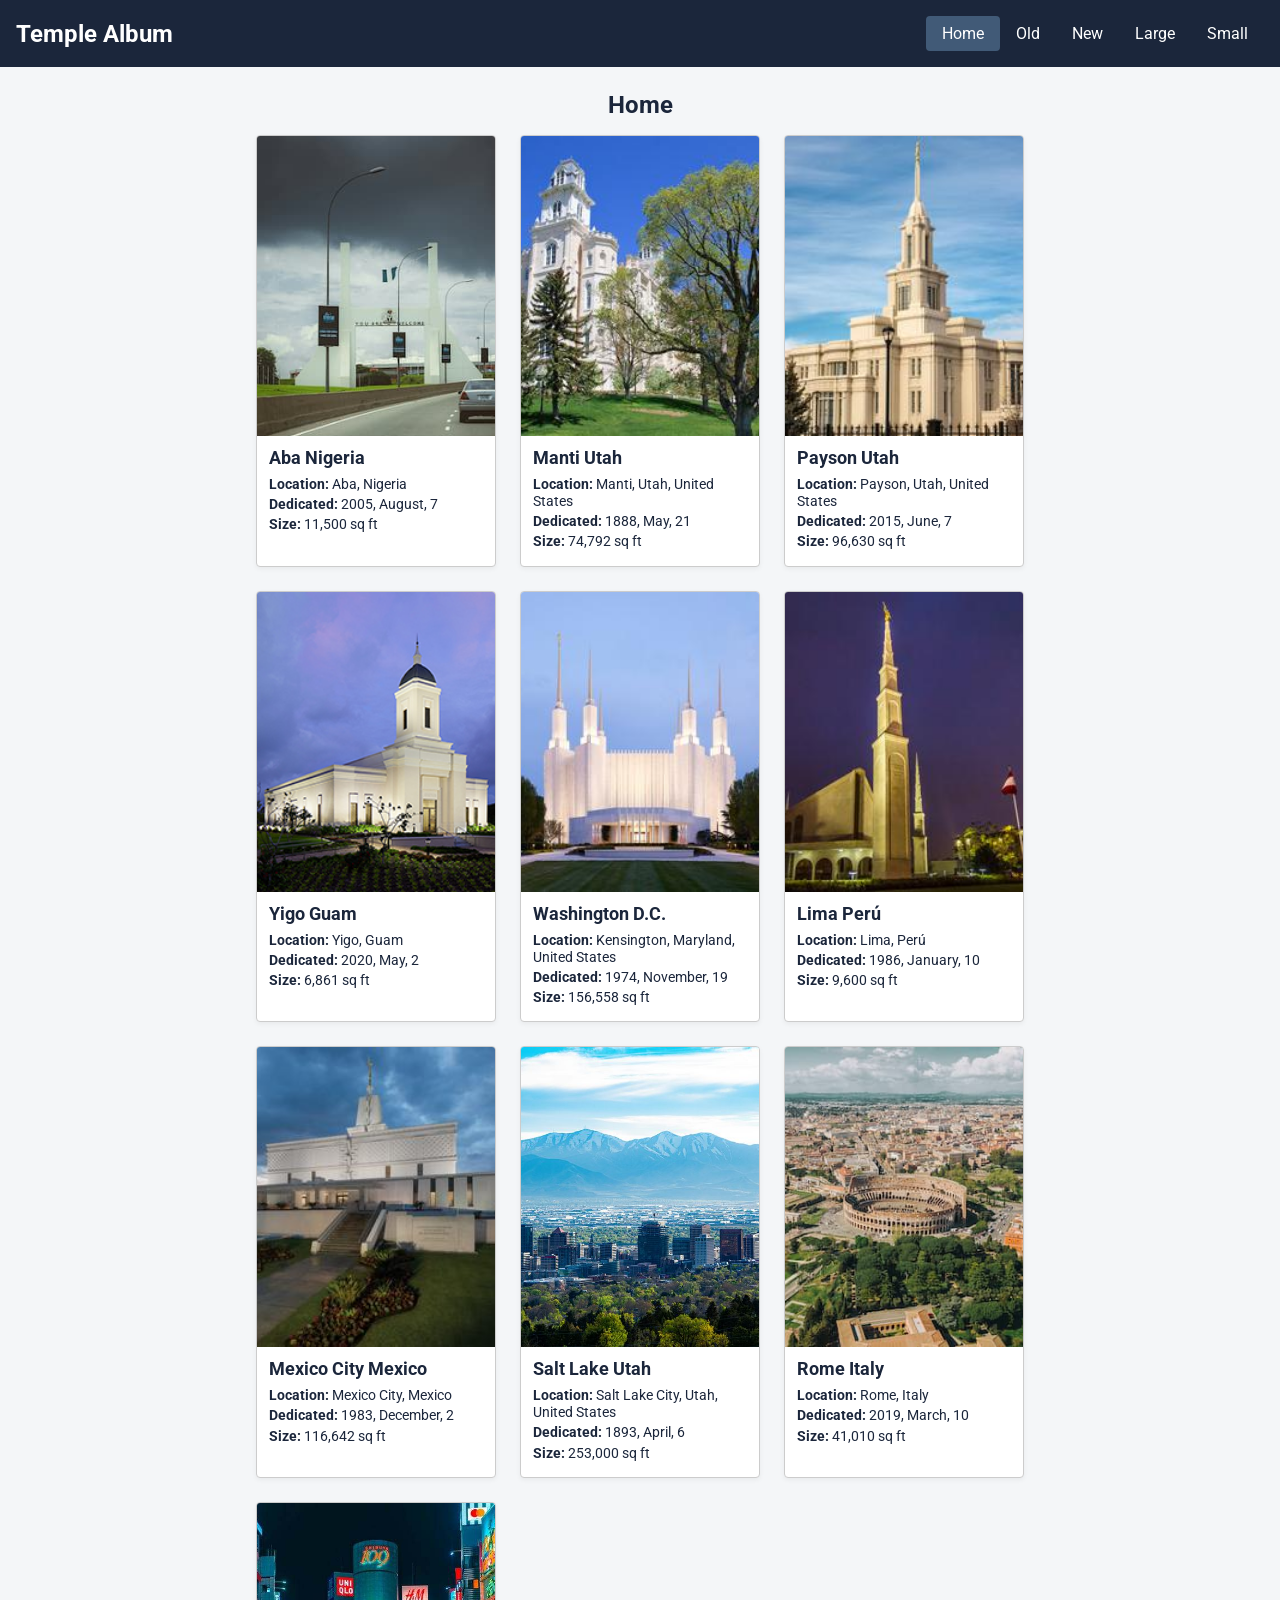
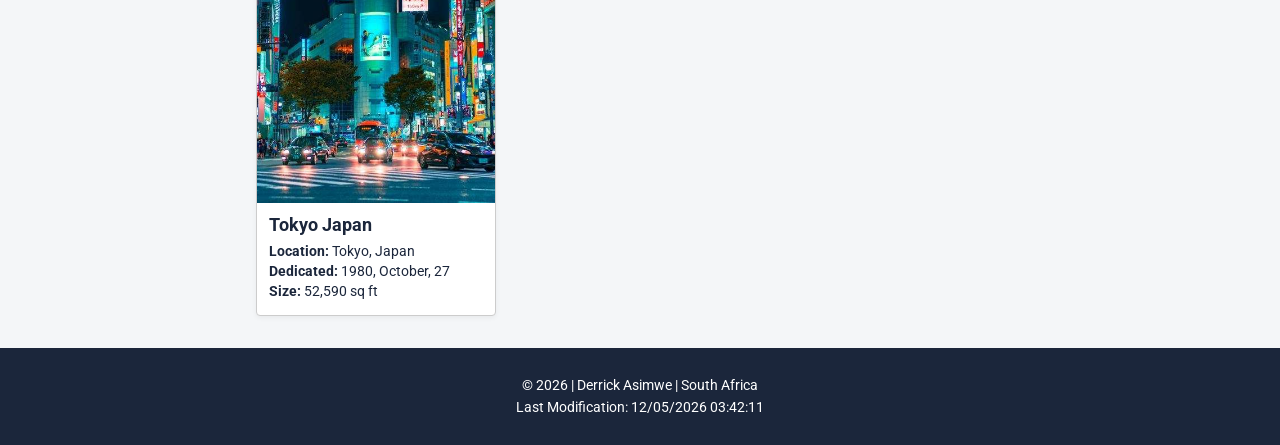
<file: filtered-temples.html>
<!DOCTYPE html>
<html lang="en">
<head>
    <meta charset="UTF-8">
    <meta name="viewport" content="width=device-width, initial-scale=1.0">
    <title>Filtered Temple Album – WDD 131 – Derrick Asimwe</title>
    <meta name="description" content="Filtered temple album for WDD 131 with Old, New, Large, and Small views of temples from around the world.">
    <meta name="author" content="Derrick Asimwe">
    
    <!-- Google Fonts -->
    <link rel="preconnect" href="https://fonts.googleapis.com">
    <link rel="preconnect" href="https://fonts.gstatic.com" crossorigin>
    <link href="https://fonts.googleapis.com/css2?family=Roboto:wght@300;400;700&display=swap" rel="stylesheet">
    
    <!-- Required CSS Files -->
    <link rel="stylesheet" href="styles/filtered-temples.css">
    <link rel="stylesheet" href="styles/filtered-temples-large.css">
    
    <!-- Required JS File -->
    <script src="scripts/filtered-temples.js" defer></script>
</head>
<body>
    <header>
        <h1>Temple Album</h1>
        <button id="menu" type="button" aria-label="Toggle navigation menu" aria-expanded="false" aria-controls="site-nav"></button>
        <nav id="site-nav" aria-label="Main navigation">
            <ul class="navigation">
                <li><a href="#" id="home" class="active">Home</a></li>
                <li><a href="#" id="old">Old</a></li>
                <li><a href="#" id="new">New</a></li>
                <li><a href="#" id="large">Large</a></li>
                <li><a href="#" id="small">Small</a></li>
            </ul>
        </nav>
    </header>

    <main>
        <h2 id="page-title">Home</h2>
        <div class="container" id="temples"></div>
    </main>

    <footer>
        <p>&copy; <span id="currentyear"></span> | Derrick Asimwe | South Africa</p>
        <p id="lastModified"></p>
    </footer>
</body>
</html>
</file>
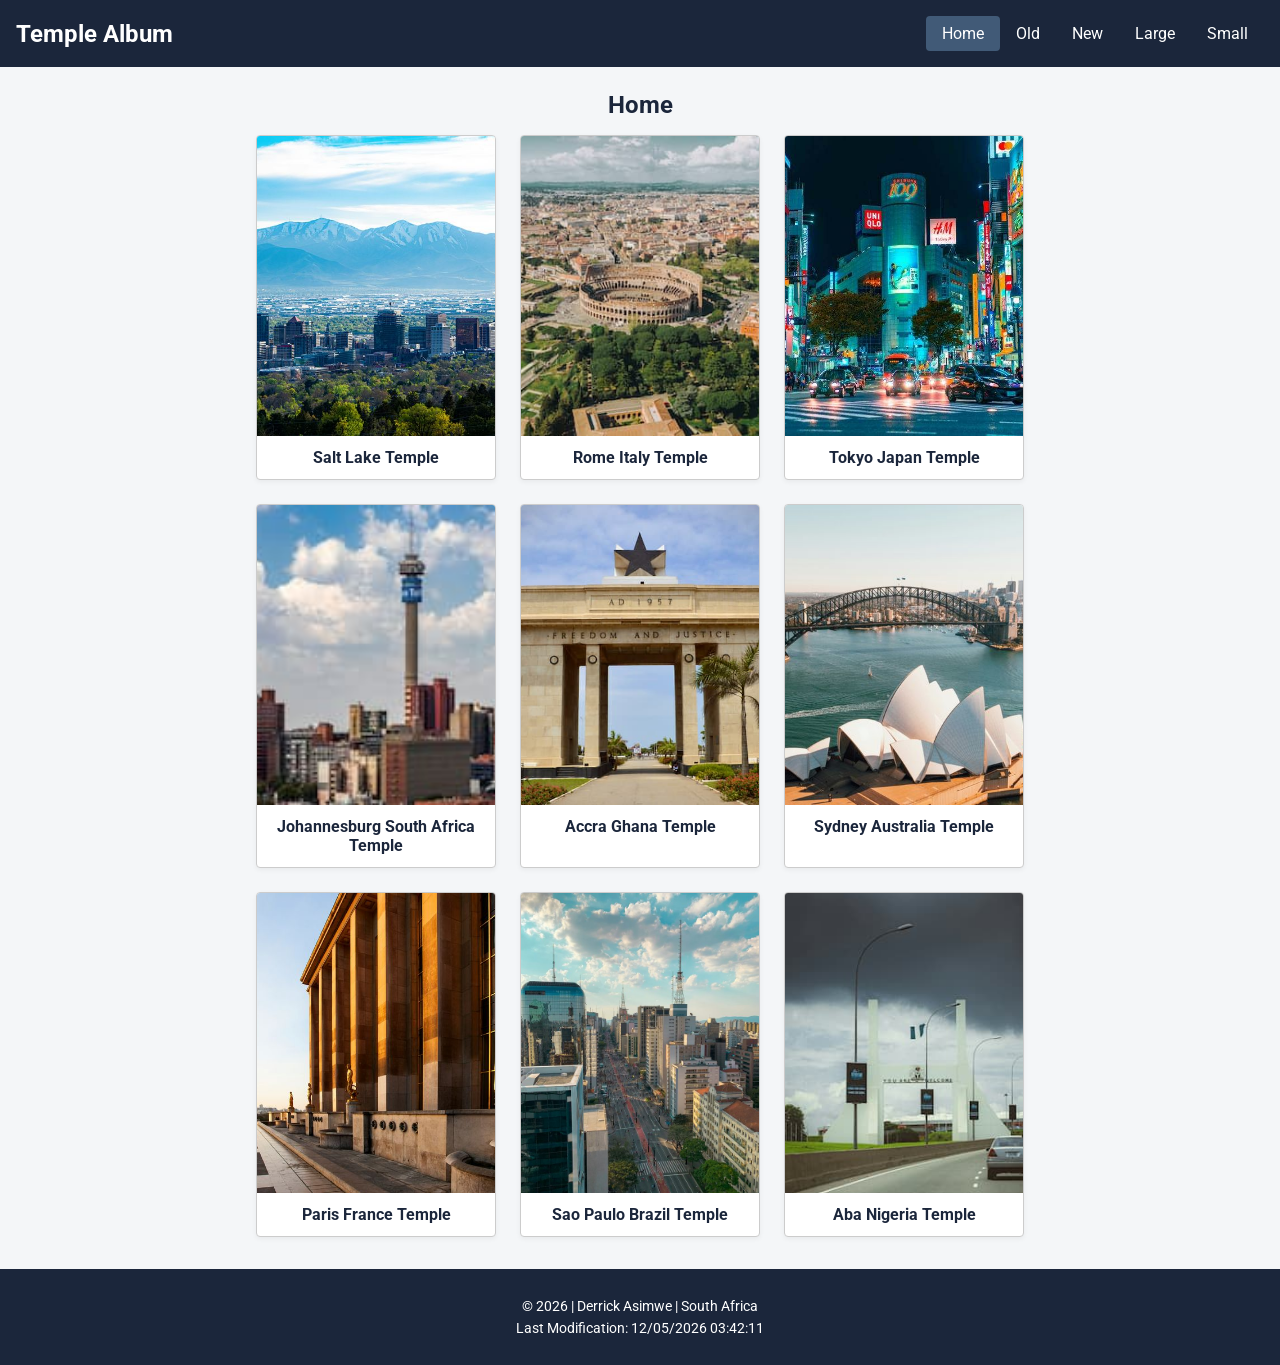
<file: temples.html>
<!DOCTYPE html>
<html lang="en">
<head>
    <meta charset="UTF-8">
    <meta name="viewport" content="width=device-width, initial-scale=1.0">
    <title>Temple Album – WDD 131 – Derrick Asimwe</title>
    <meta name="description" content="Temple album picture gallery showcasing various temples for WDD 131.">
    <meta name="author" content="Derrick Asimwe">
    
    <!-- Google Fonts -->
    <link rel="preconnect" href="https://fonts.googleapis.com">
    <link rel="preconnect" href="https://fonts.gstatic.com" crossorigin>
    <link href="https://fonts.googleapis.com/css2?family=Roboto:wght@300;400;700&display=swap" rel="stylesheet">
    
    <!-- Required CSS Files -->
    <link rel="stylesheet" href="styles/temples.css">
    <link rel="stylesheet" href="styles/temples-large.css">
    
    <!-- Required JS File -->
    <script src="scripts/temples.js" defer></script>
</head>
<body>
    <header>
        <h1>Temple Album</h1>
        <button id="menu" type="button" aria-label="Toggle navigation menu" aria-expanded="false" aria-controls="site-nav"></button>
        <nav id="site-nav" aria-label="Main navigation">
            <ul class="navigation">
                <li><a href="#" class="active">Home</a></li>
                <li><a href="#">Old</a></li>
                <li><a href="#">New</a></li>
                <li><a href="#">Large</a></li>
                <li><a href="#">Small</a></li>
            </ul>
        </nav>
    </header>

    <main>
        <h2>Home</h2>
        <div class="container">
            <figure>
                <img src="images/salt-lake.jpg" alt="Salt Lake Temple" width="400" height="300">
                <figcaption>Salt Lake Temple</figcaption>
            </figure>
            <figure>
                <img src="images/rome-italy.jpg" alt="Rome Italy Temple" width="400" height="300">
                <figcaption>Rome Italy Temple</figcaption>
            </figure>
            <figure>
                <img src="images/tokyo-japan.jpg" alt="Tokyo Japan Temple" width="400" height="300">
                <figcaption>Tokyo Japan Temple</figcaption>
            </figure>
            <figure>
                <img src="images/johannesburg-south-africa.jpg" alt="Johannesburg South Africa Temple" width="400" height="300" loading="lazy">
                <figcaption>Johannesburg South Africa Temple</figcaption>
            </figure>
            <figure>
                <img src="images/accra-ghana.jpg" alt="Accra Ghana Temple" width="400" height="300" loading="lazy">
                <figcaption>Accra Ghana Temple</figcaption>
            </figure>
            <figure>
                <img src="images/sydney-australia.jpg" alt="Sydney Australia Temple" width="400" height="300" loading="lazy">
                <figcaption>Sydney Australia Temple</figcaption>
            </figure>
            <figure>
                <img src="images/paris-france.jpg" alt="Paris France Temple" width="400" height="300" loading="lazy">
                <figcaption>Paris France Temple</figcaption>
            </figure>
            <figure>
                <img src="images/sao-paulo-brazil.jpg" alt="Sao Paulo Brazil Temple" width="400" height="300" loading="lazy">
                <figcaption>Sao Paulo Brazil Temple</figcaption>
            </figure>
            <figure>
                <img src="images/aba-nigeria.jpg" alt="Aba Nigeria Temple" width="400" height="300" loading="lazy">
                <figcaption>Aba Nigeria Temple</figcaption>
            </figure>
        </div>
    </main>

    <footer>
        <p>&copy; <span id="currentyear"></span> | Derrick Asimwe | South Africa</p>
        <p id="lastModified"></p>
    </footer>
</body>
</html>
</file>
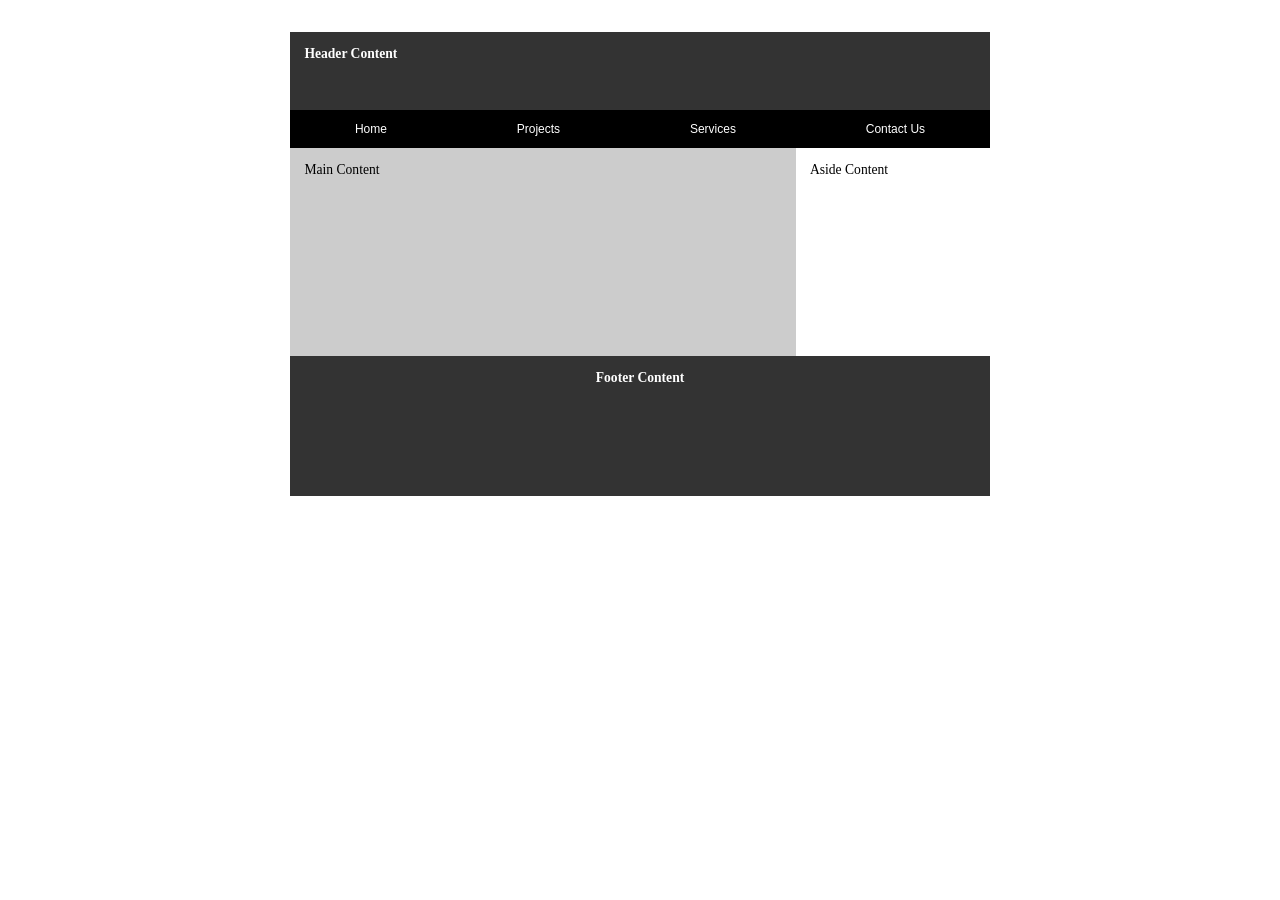
<file: week01/basic-layout.html>
<!DOCTYPE html>
<html lang="en">
<head>
    <meta charset="UTF-8">
    <meta name="viewport" content="width=device-width, initial-scale=1.0">
    <meta name="description" content="WDD 131 Week 01 basic layout activity using CSS Grid and Flexbox.">
    <title>Derrick Asimwe - WDD 131</title>
    <link rel="stylesheet" href="styles/layout.css">
</head>
<body>
    <header>
        <h1>Header Content</h1>
        <nav>
            <a href="#">Home</a>
            <a href="#">Projects</a>
            <a href="#">Services</a>
            <a href="#">Contact Us</a>
        </nav>
    </header>

    <main>
        <section class="main-content">
            <p>Main Content</p>
        </section>
        <aside class="aside-content">
            <p>Aside Content</p>
        </aside>
    </main>

    <footer>
        <p>Footer Content</p>
    </footer>
</body>
</html>
</file>
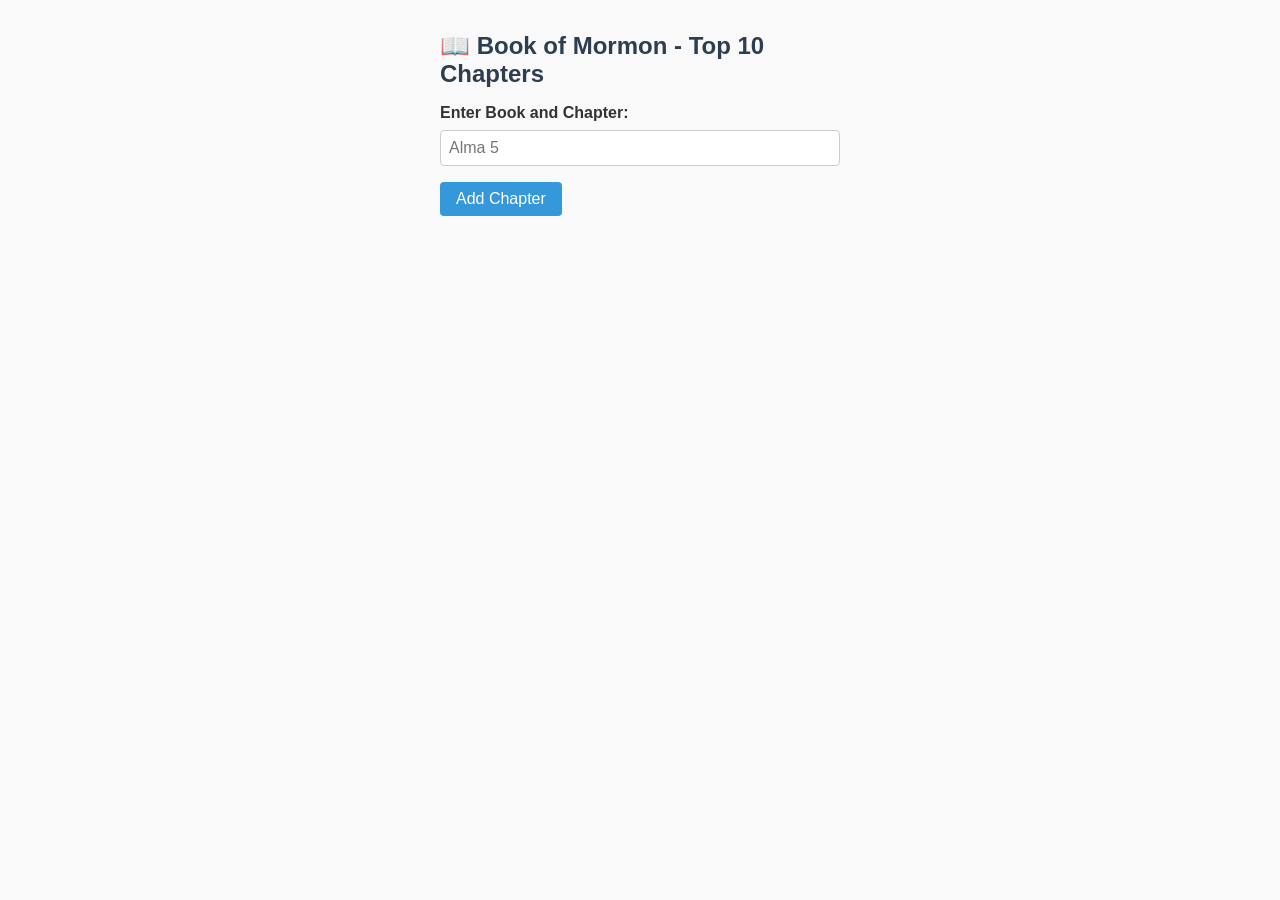
<file: week02/bom.html>
<!DOCTYPE html>
<html lang="en">
<head>
    <meta charset="UTF-8">
    <meta name="viewport" content="width=device-width, initial-scale=1.0">
    <title>WDD 131 – Book of Mormon - Top 10 Chapters</title>
    <meta name="description" content="Book of Mormon chapter tracking application learning activity.">
    <meta name="author" content="Derrick Asimwe">
    
    <!-- External CSS and JS -->
    <link rel="stylesheet" href="styles/bom.css">
    <script src="scripts/bom.js" defer></script>
</head>
<body>
    <main>
        <h1>📖 Book of Mormon - Top 10 Chapters</h1>
        
        <label for="favchap">Enter Book and Chapter: </label>
        <input type="text" id="favchap" placeholder="Alma 5">
        <button type="submit">Add Chapter</button>
        
        <ul id="list"></ul>
    </main>
</body>
</html>
</file>
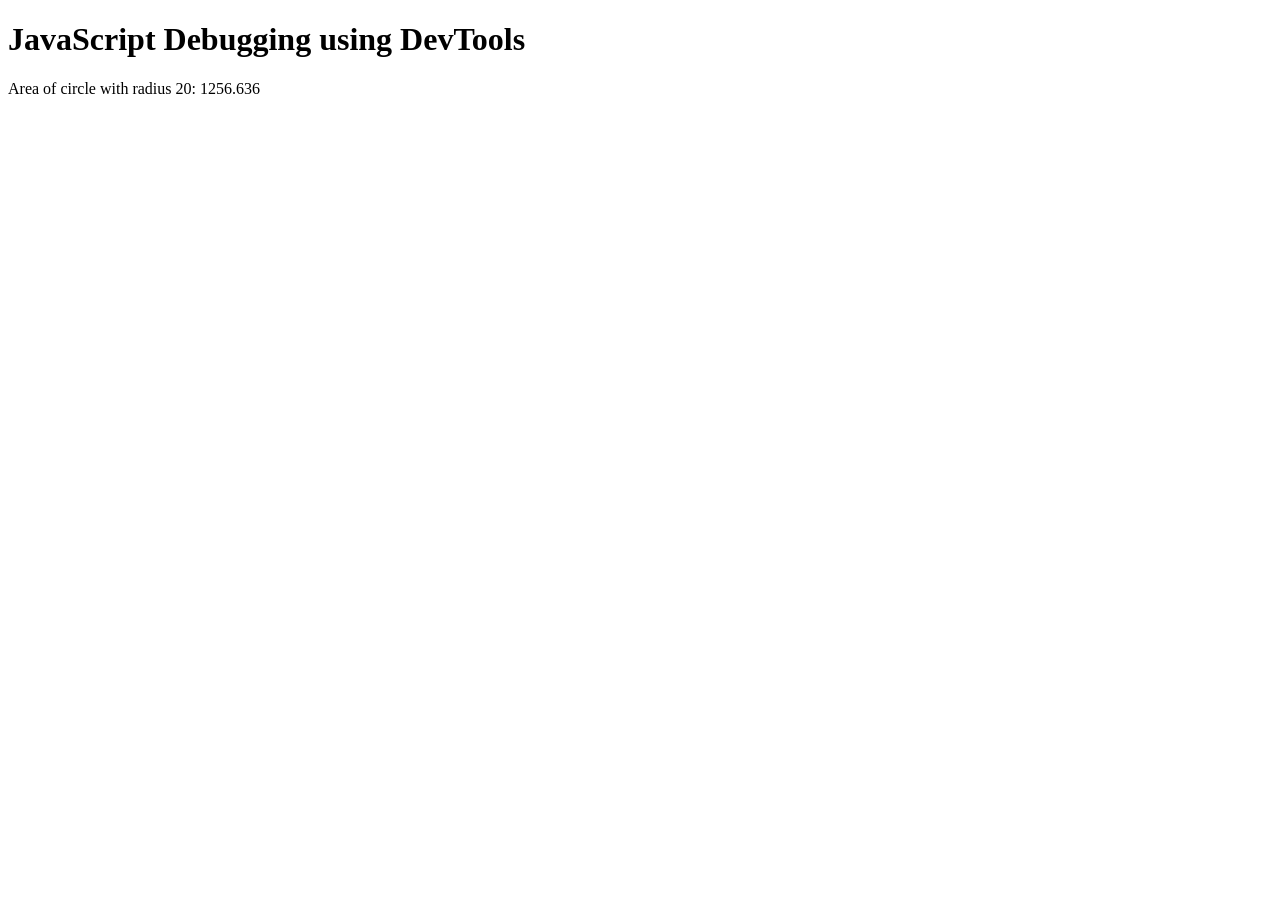
<file: week02/debugging.html>
<!DOCTYPE html>
<html lang="en">
<head>
    <meta charset="UTF-8">
    <meta name="viewport" content="width=device-width, initial-scale=1.0">
    <title>WDD 131 – JavaScript Debugging Activity</title>
    <meta name="description" content="JavaScript debugging learning activity using DevTools.">
    <meta name="author" content="Derrick Asimwe">
    <script src="scripts/debugging.js" defer></script>
</head>
<body>
    <h1>JavaScript Debugging using DevTools</h1>
    <p>Area of circle with radius <span id="radius"></span>: <span id="area"></span></p>
</body>
</html>
</file>
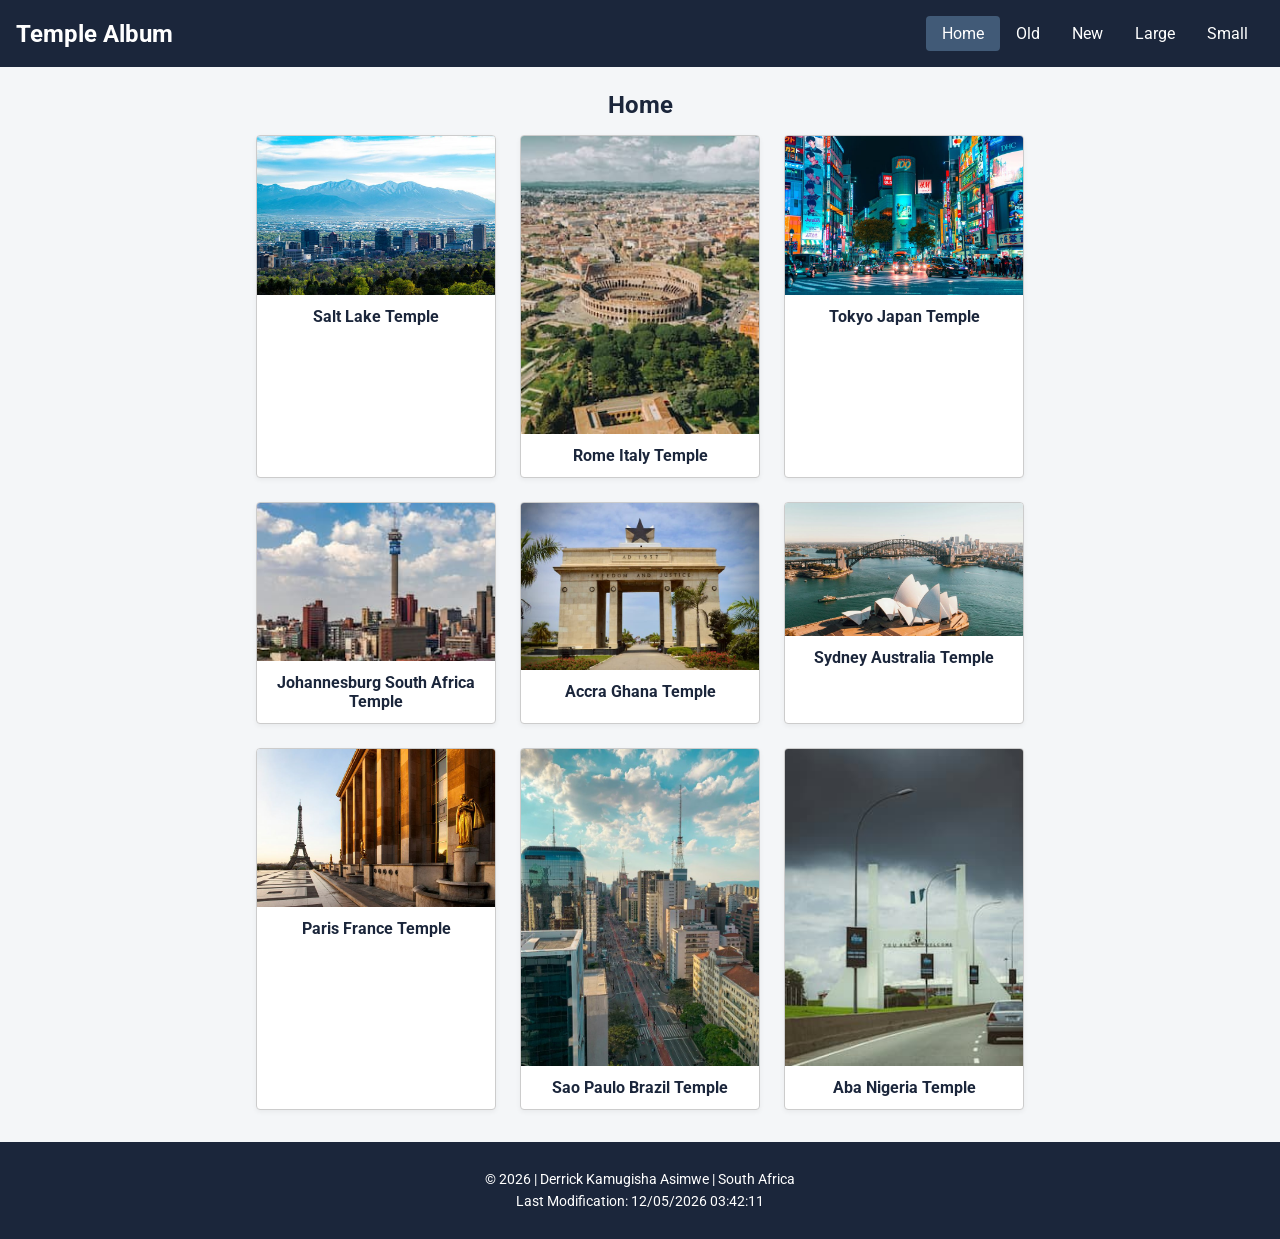
<file: week02/temples.html>
<!DOCTYPE html>
<html lang="en">
<head>
    <meta charset="UTF-8">
    <meta name="viewport" content="width=device-width, initial-scale=1.0">
    <title>Temple Album – WDD 131 – Derrick Asimwe</title>
    <meta name="description" content="Temple album picture gallery showcasing various temples for WDD 131.">
    <meta name="author" content="Derrick Asimwe">
    
    <!-- Google Fonts -->
    <link rel="preconnect" href="https://fonts.googleapis.com">
    <link rel="preconnect" href="https://fonts.gstatic.com" crossorigin>
    <link href="https://fonts.googleapis.com/css2?family=Roboto:wght@300;400;700&display=swap" rel="stylesheet">
    
    <!-- Required CSS Files -->
    <link rel="stylesheet" href="styles/temples.css">
    <link rel="stylesheet" href="styles/temples-large.css">
    
    <!-- Required JS File -->
    <script src="scripts/temples.js" defer></script>
</head>
<body>
    <header>
        <h1>Temple Album</h1>
        <a id="menu" href="#"></a>
        <nav>
            <ul class="navigation">
                <li><a href="#" class="active">Home</a></li>
                <li><a href="#">Old</a></li>
                <li><a href="#">New</a></li>
                <li><a href="#">Large</a></li>
                <li><a href="#">Small</a></li>
            </ul>
        </nav>
    </header>

    <main>
        <h2>Home</h2>
        <div class="container">
            <figure>
                <img src="images/salt-lake.jpg" alt="Salt Lake Temple" loading="lazy">
                <figcaption>Salt Lake Temple</figcaption>
            </figure>
            <figure>
                <img src="images/rome-italy.jpg" alt="Rome Italy Temple" loading="lazy">
                <figcaption>Rome Italy Temple</figcaption>
            </figure>
            <figure>
                <img src="images/tokyo-japan.jpg" alt="Tokyo Japan Temple" loading="lazy">
                <figcaption>Tokyo Japan Temple</figcaption>
            </figure>
            <figure>
                <img src="images/johannesburg-south-africa.jpg" alt="Johannesburg South Africa Temple" loading="lazy">
                <figcaption>Johannesburg South Africa Temple</figcaption>
            </figure>
            <figure>
                <img src="images/accra-ghana.jpg" alt="Accra Ghana Temple" loading="lazy">
                <figcaption>Accra Ghana Temple</figcaption>
            </figure>
            <figure>
                <img src="images/sydney-australia.jpg" alt="Sydney Australia Temple" loading="lazy">
                <figcaption>Sydney Australia Temple</figcaption>
            </figure>
            <figure>
                <img src="images/paris-france.jpg" alt="Paris France Temple" loading="lazy">
                <figcaption>Paris France Temple</figcaption>
            </figure>
            <figure>
                <img src="images/sao-paulo-brazil.jpg" alt="Sao Paulo Brazil Temple" loading="lazy">
                <figcaption>Sao Paulo Brazil Temple</figcaption>
            </figure>
            <figure>
                <img src="images/aba-nigeria.jpg" alt="Aba Nigeria Temple" loading="lazy">
                <figcaption>Aba Nigeria Temple</figcaption>
            </figure>
        </div>
    </main>

    <footer>
        <p>&copy; <span id="currentyear"></span> | Derrick Kamugisha Asimwe | South Africa</p>
        <p id="lastModified"></p>
    </footer>
</body>
</html>
</file>
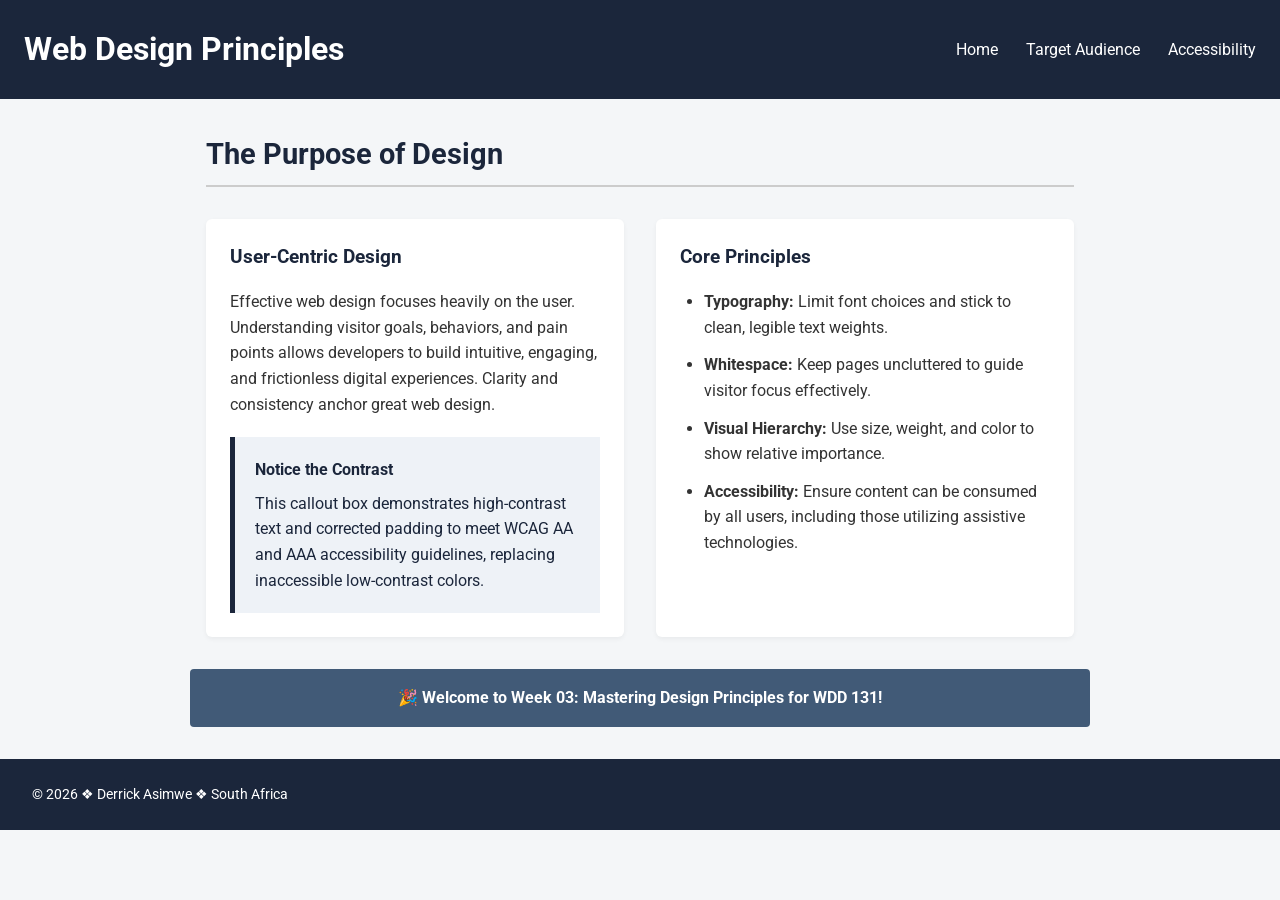
<file: week03/design.html>
<!DOCTYPE html>
<html lang="en">
<head>
    <meta charset="UTF-8">
    <meta name="viewport" content="width=device-width, initial-scale=1.0">
    <title>WDD 131 – Design Principles – Derrick Asimwe</title>
    <meta name="description" content="Design principles web page assignment focusing on typography, color contrast, and CSS grid layouts for WDD 131.">
    <meta name="author" content="Derrick Asimwe">
    <link rel="stylesheet" href="styles/design.css">
    <!-- Google Fonts -->
    <link rel="preconnect" href="https://fonts.googleapis.com">
    <link rel="preconnect" href="https://fonts.gstatic.com" crossorigin>
    <link href="https://fonts.googleapis.com/css2?family=Roboto:wght@400;700&display=swap" rel="stylesheet">
</head>
<body>
    <header>
        <h1>Web Design Principles</h1>
        <nav>
            <a href="#">Home</a>
            <a href="#">Target Audience</a>
            <a href="#">Accessibility</a>
        </nav>
    </header>

    <main>
        <h2>The Purpose of Design</h2>
        
        <article>
            <h3>User-Centric Design</h3>
            <p>Effective web design focuses heavily on the user. Understanding visitor goals, behaviors, and pain points allows developers to build intuitive, engaging, and frictionless digital experiences. Clarity and consistency anchor great web design.</p>
            <div class="callout">
                <h4>Notice the Contrast</h4>
                <p>This callout box demonstrates high-contrast text and corrected padding to meet WCAG AA and AAA accessibility guidelines, replacing inaccessible low-contrast colors.</p>
            </div>
        </article>

        <section>
            <h3>Core Principles</h3>
            <ul>
                <li><strong>Typography:</strong> Limit font choices and stick to clean, legible text weights.</li>
                <li><strong>Whitespace:</strong> Keep pages uncluttered to guide visitor focus effectively.</li>
                <li><strong>Visual Hierarchy:</strong> Use size, weight, and color to show relative importance.</li>
                <li><strong>Accessibility:</strong> Ensure content can be consumed by all users, including those utilizing assistive technologies.</li>
            </ul>
        </section>
    </main>

    <!-- Static Banner replacing the deprecated marquee element -->
    <div class="banner">
        <p>🎉 Welcome to Week 03: Mastering Design Principles for WDD 131!</p>
    </div>

    <footer>
        <p>&copy; 2026 ❖ Derrick Asimwe ❖ South Africa</p>
    </footer>
</body>
</html>
</file>
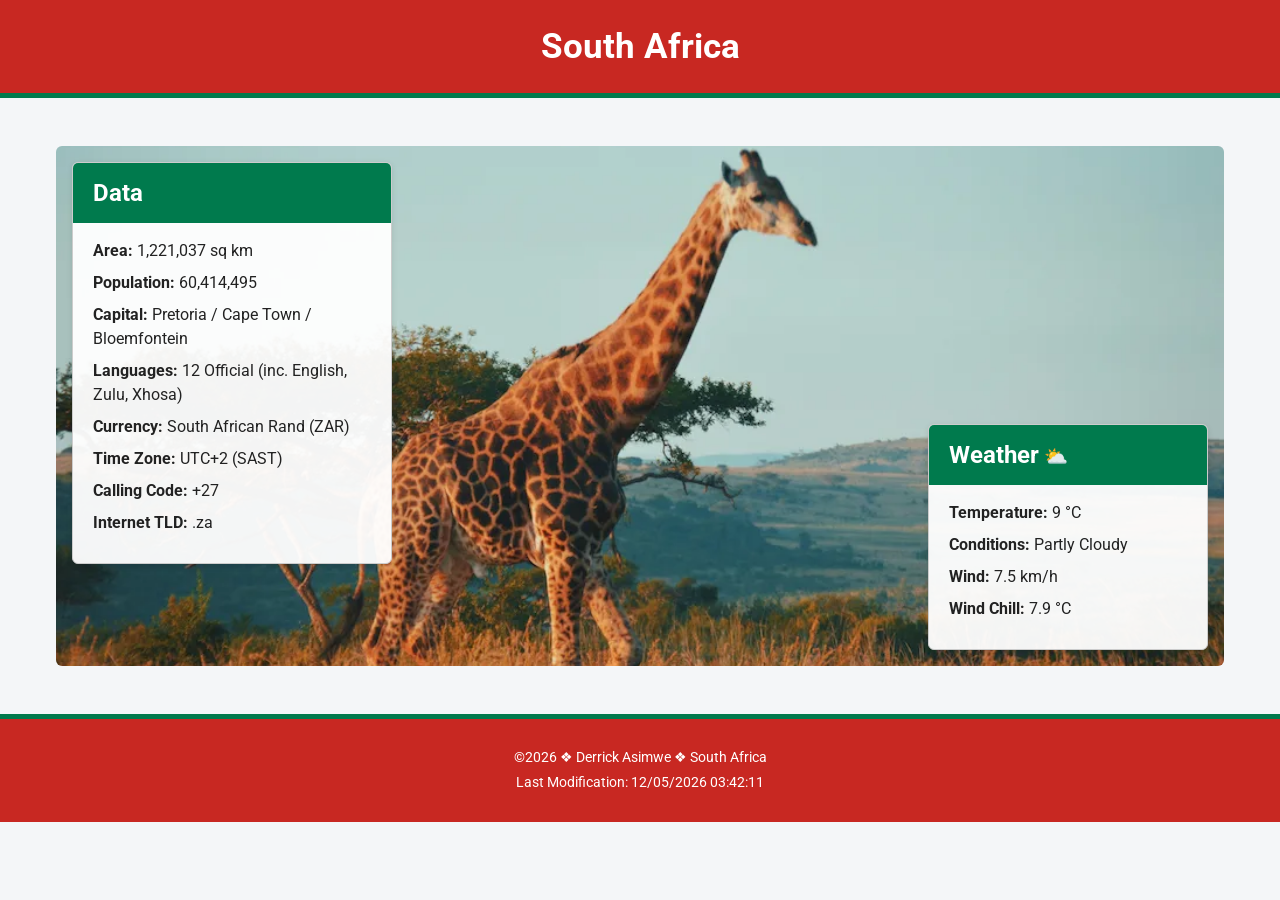
<file: week03/place.html>
<!DOCTYPE html>
<html lang="en">
<head>
    <meta charset="UTF-8">
    <meta name="viewport" content="width=device-width, initial-scale=1.0">
    <title>South Africa – WDD 131 – Derrick Asimwe</title>
    <meta name="description" content="Country page featuring key data and weather information for South Africa for WDD 131.">
    <meta name="author" content="Derrick Asimwe">
    <link rel="stylesheet" href="styles/place.css">
    <script src="scripts/place.js" defer></script>
    <link rel="preconnect" href="https://fonts.googleapis.com">
    <link rel="preconnect" href="https://fonts.gstatic.com" crossorigin>
    <link href="https://fonts.googleapis.com/css2?family=Roboto:wght@400;700&display=swap" rel="stylesheet">
</head>
<body>
    <header>
        <h1>South Africa</h1>
    </header>

    <main>
        <!-- Responsive image using srcset with two viewport widths in WebP format -->
        <img class="hero" 
             src="images/place-hero-small.webp"
             srcset="images/place-hero-small.webp 500w, 
                     images/place-hero-large.webp 1000w"
             sizes="(max-width: 650px) 100vw, 1000px"
             alt="South Africa scenic view"
             width="1000" 
             height="665">

        <section class="card data-card">
            <h2>Data</h2>
            <ul>
                <li><span>Area:</span> 1,221,037 sq km</li>
                <li><span>Population:</span> 60,414,495</li>
                <li><span>Capital:</span> Pretoria / Cape Town / Bloemfontein</li>
                <li><span>Languages:</span> 12 Official (inc. English, Zulu, Xhosa)</li>
                <li><span>Currency:</span> South African Rand (ZAR)</li>
                <li><span>Time Zone:</span> UTC+2 (SAST)</li>
                <li><span>Calling Code:</span> +27</li>
                <li><span>Internet TLD:</span> .za</li>
            </ul>
        </section>

        <section class="card weather-card">
            <h2>Weather</h2>
            <!-- Mobile-only SVG weather icon -->
            <img class="weather-icon-mobile" src="images/weather.svg" alt="Partly Cloudy Icon" width="48" height="48">
            
            <ul>
                <li><span>Temperature:</span> <span id="temp">9</span> °C</li>
                <li><span>Conditions:</span> Partly Cloudy</li>
                <li><span>Wind:</span> <span id="wind">7.5</span> km/h</li>
                <li><span>Wind Chill:</span> <span id="chill">N/A</span></li>
            </ul>
        </section>
    </main>

    <footer>
        <p>&copy;<span id="currentyear"></span> ❖ Derrick Asimwe ❖ South Africa</p>
        <p id="lastModified"></p>
    </footer>
</body>
</html>
</file>
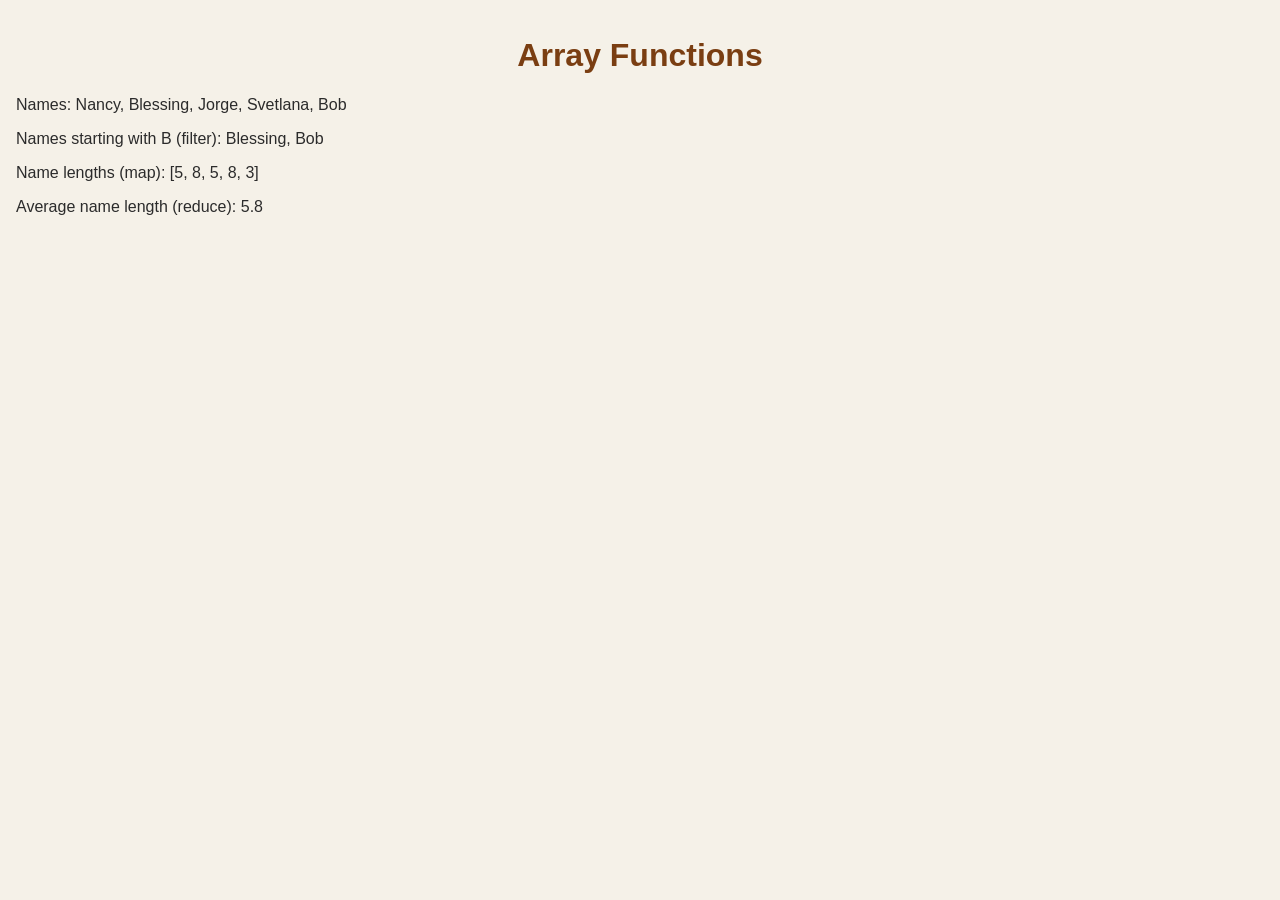
<file: week04/arrays.html>
<!DOCTYPE html>
<html lang="en">
<head>
    <meta charset="UTF-8">
    <meta name="viewport" content="width=device-width, initial-scale=1.0">
    <title>WDD 131 – Array Functions – Derrick Asimwe</title>
    <meta name="description" content="Practice with filter, map, and reduce array methods.">
    <meta name="author" content="Derrick Asimwe">
    <link rel="stylesheet" href="styles/tables.css">
    <script src="scripts/arrays.js" defer></script>
</head>
<body>
    <main>
        <h1>Array Functions</h1>
        <p>Names: <span id="names"></span></p>
        <p>Names starting with B (filter): <span id="namesB"></span></p>
        <p>Name lengths (map): <span id="lengths"></span></p>
        <p>Average name length (reduce): <span id="average"></span></p>
    </main>
</body>
</html>
</file>
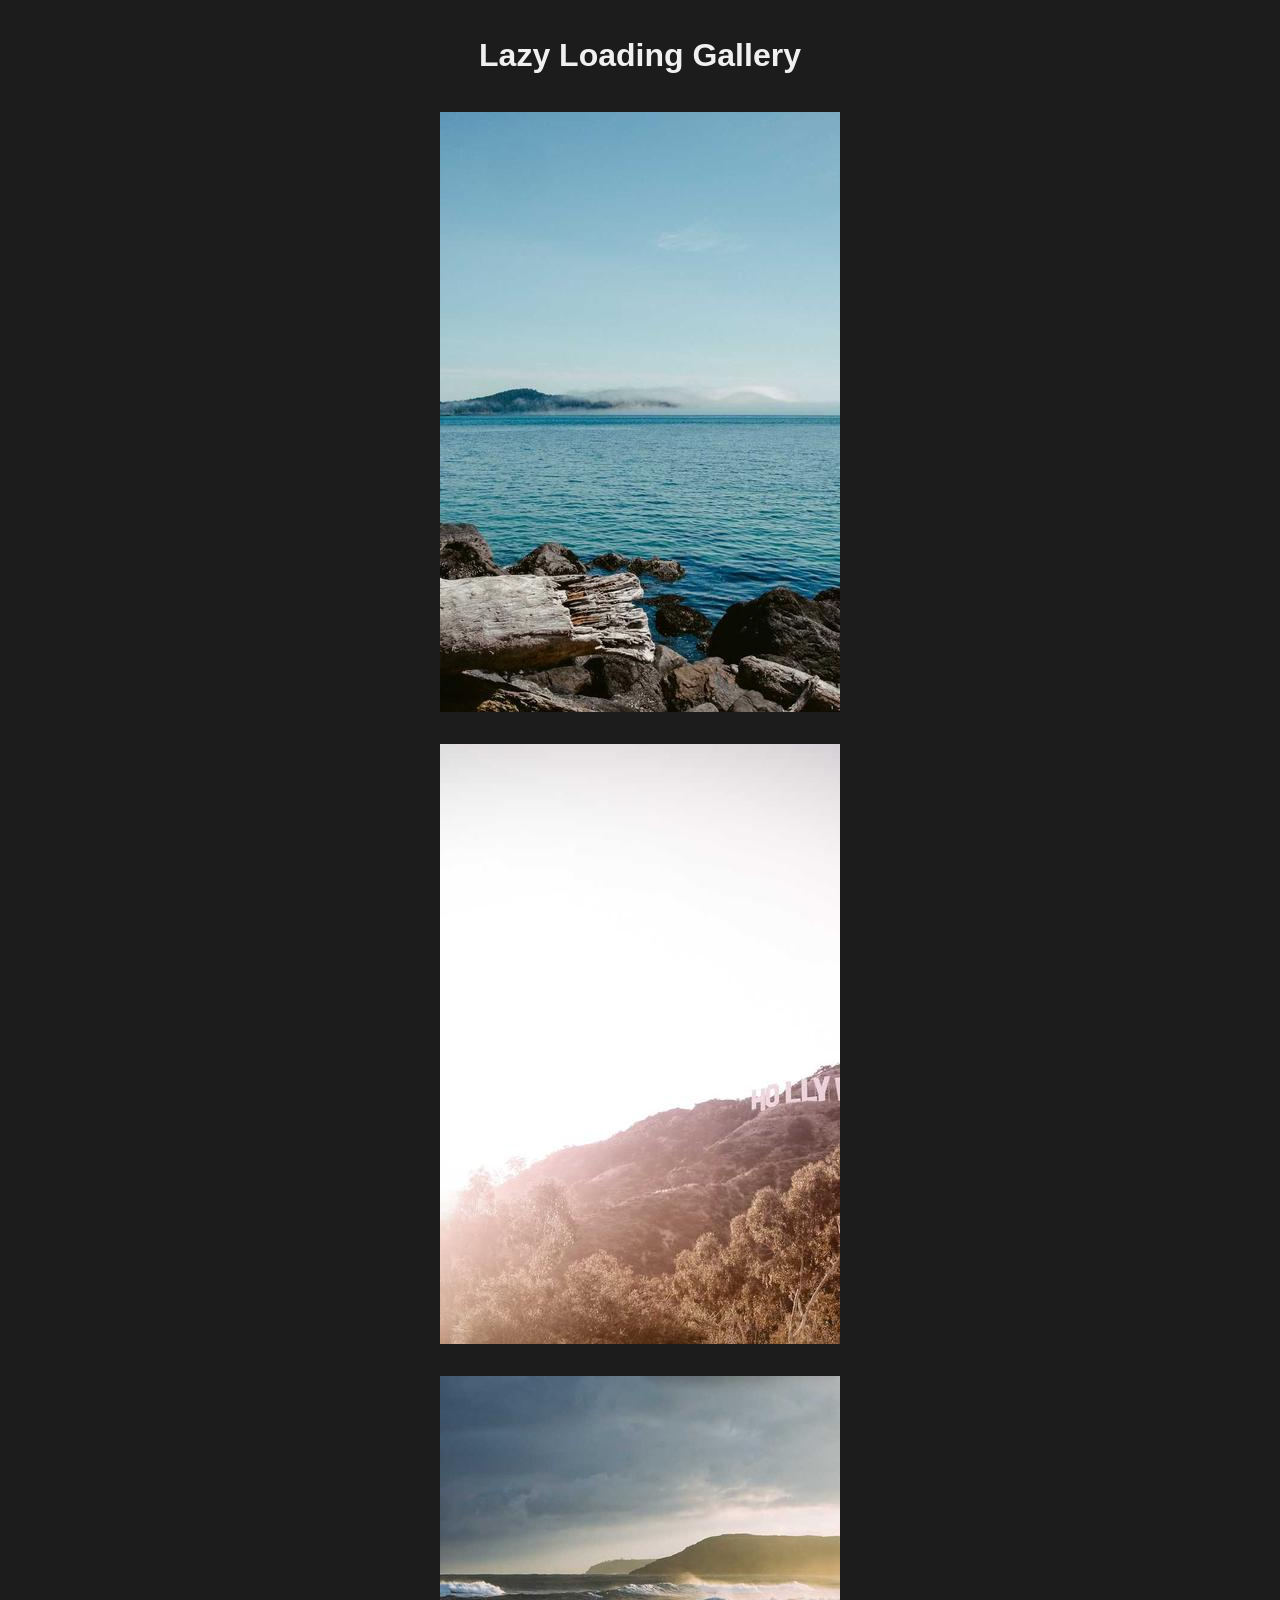
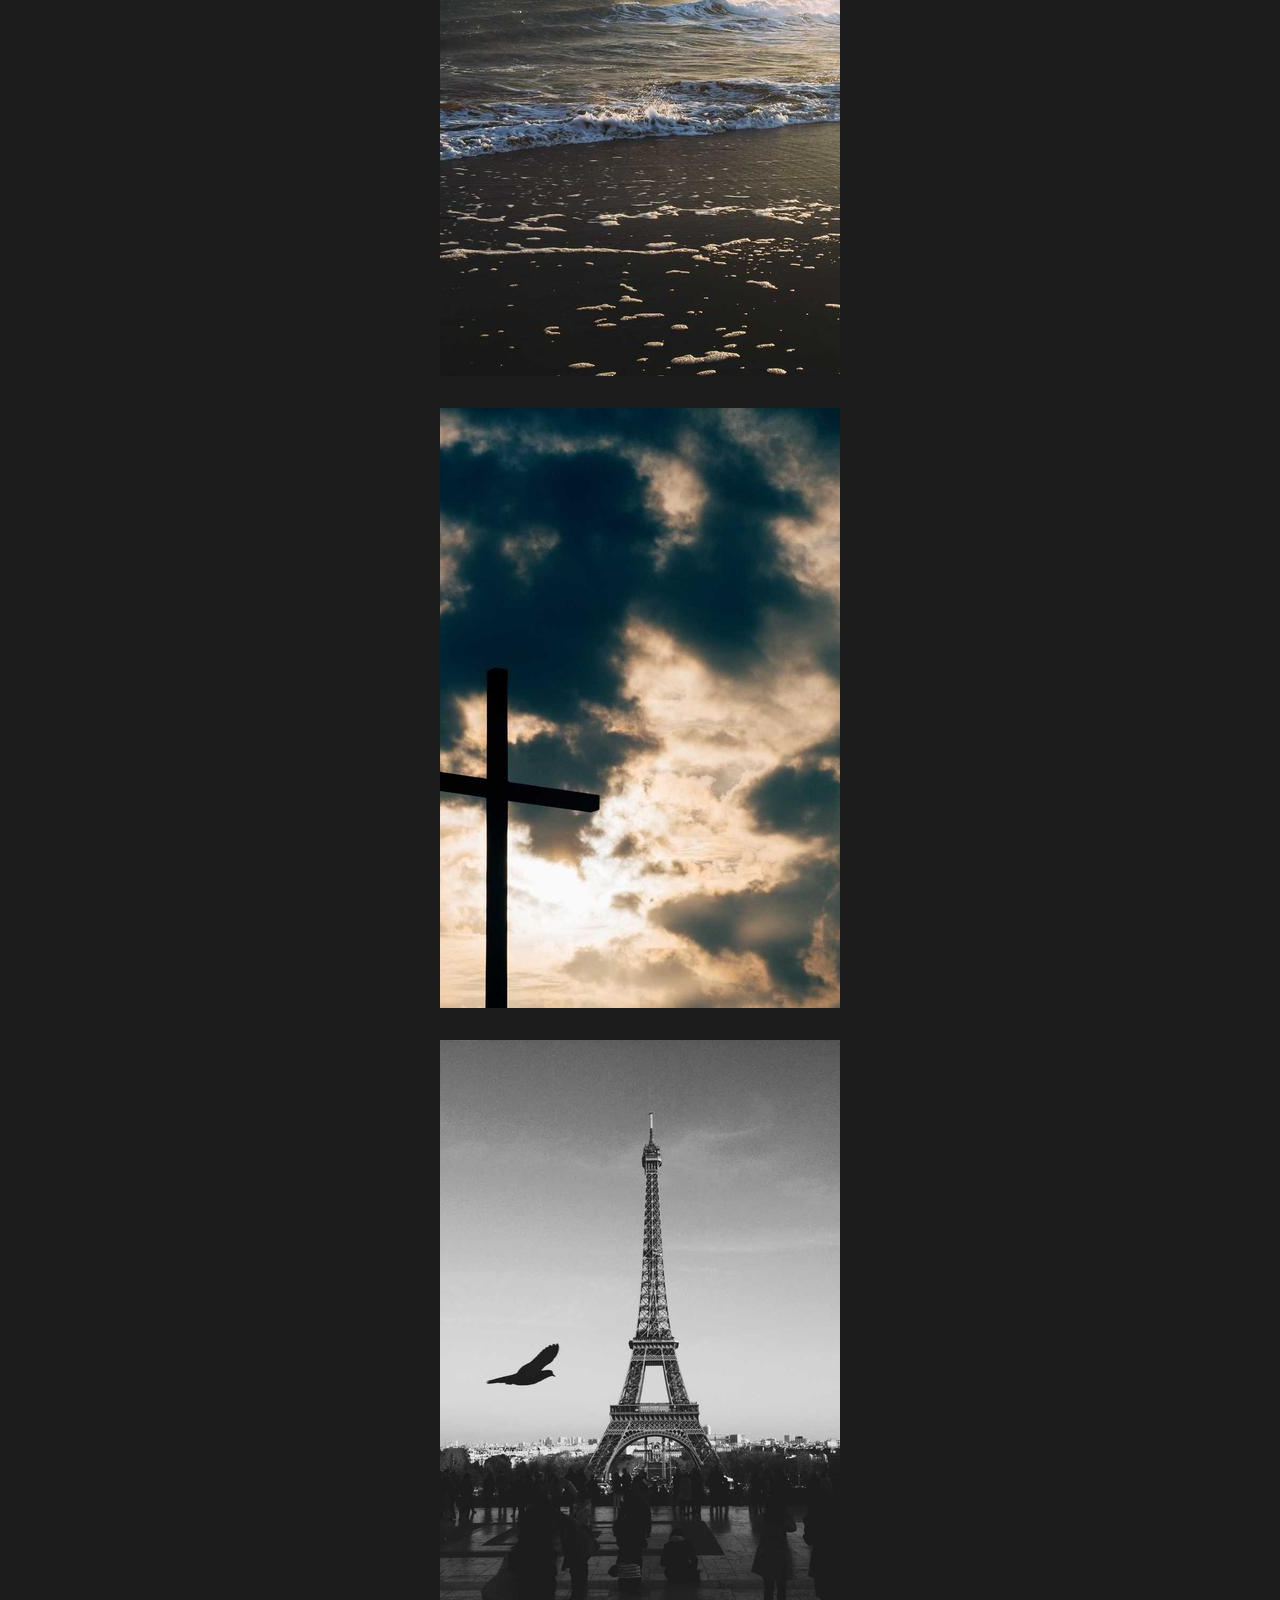
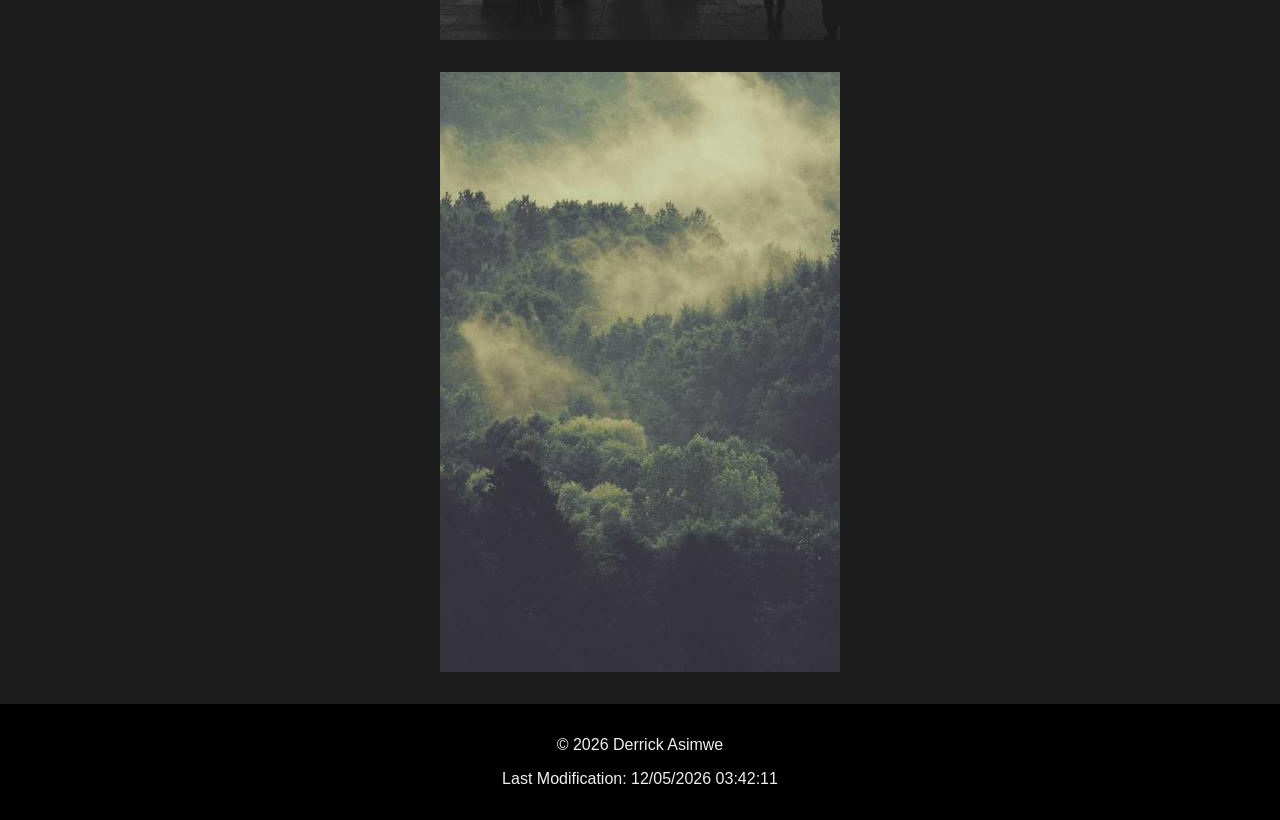
<file: week04/lazyload.html>
<!DOCTYPE html>
<html lang="en">
<head>
    <meta charset="UTF-8">
    <meta name="viewport" content="width=device-width, initial-scale=1.0">
    <title>WDD 131 – Lazy Loading Images – Derrick Asimwe</title>
    <meta name="description" content="A page of six stacked portrait images that load lazily as the user scrolls.">
    <meta name="author" content="Derrick Asimwe">
    <link rel="stylesheet" href="styles/lazyload.css">
    <script src="scripts/lazyload.js" defer></script>
</head>
<body>
    <main>
        <h1>Lazy Loading Gallery</h1>
        <img src="images/photo1.jpg" alt="Calm blue sea with driftwood and dark rocks in the foreground and a misty hill in the distance" loading="lazy" width="400" height="600">
        <img src="images/photo2.jpg" alt="Sunlit hillside with trees and part of the Hollywood sign" loading="lazy" width="400" height="600">
        <img src="images/photo3.jpg" alt="Waves washing over a dark beach under a stormy sky at sunset" loading="lazy" width="400" height="600">
        <img src="images/photo4.jpg" alt="Silhouette of a cross against dramatic dark clouds and golden light" loading="lazy" width="400" height="600">
        <img src="images/photo5.jpg" alt="Black and white view of the Eiffel Tower with a bird in flight and crowds below" loading="lazy" width="400" height="600">
        <img src="images/photo6.jpg" alt="Misty green forest hills with fog drifting through the trees" loading="lazy" width="400" height="600">
    </main>
    <footer>
        <p>&copy; <span id="currentyear"></span> Derrick Asimwe</p>
        <p id="lastModified"></p>
    </footer>
</body>
</html>
</file>
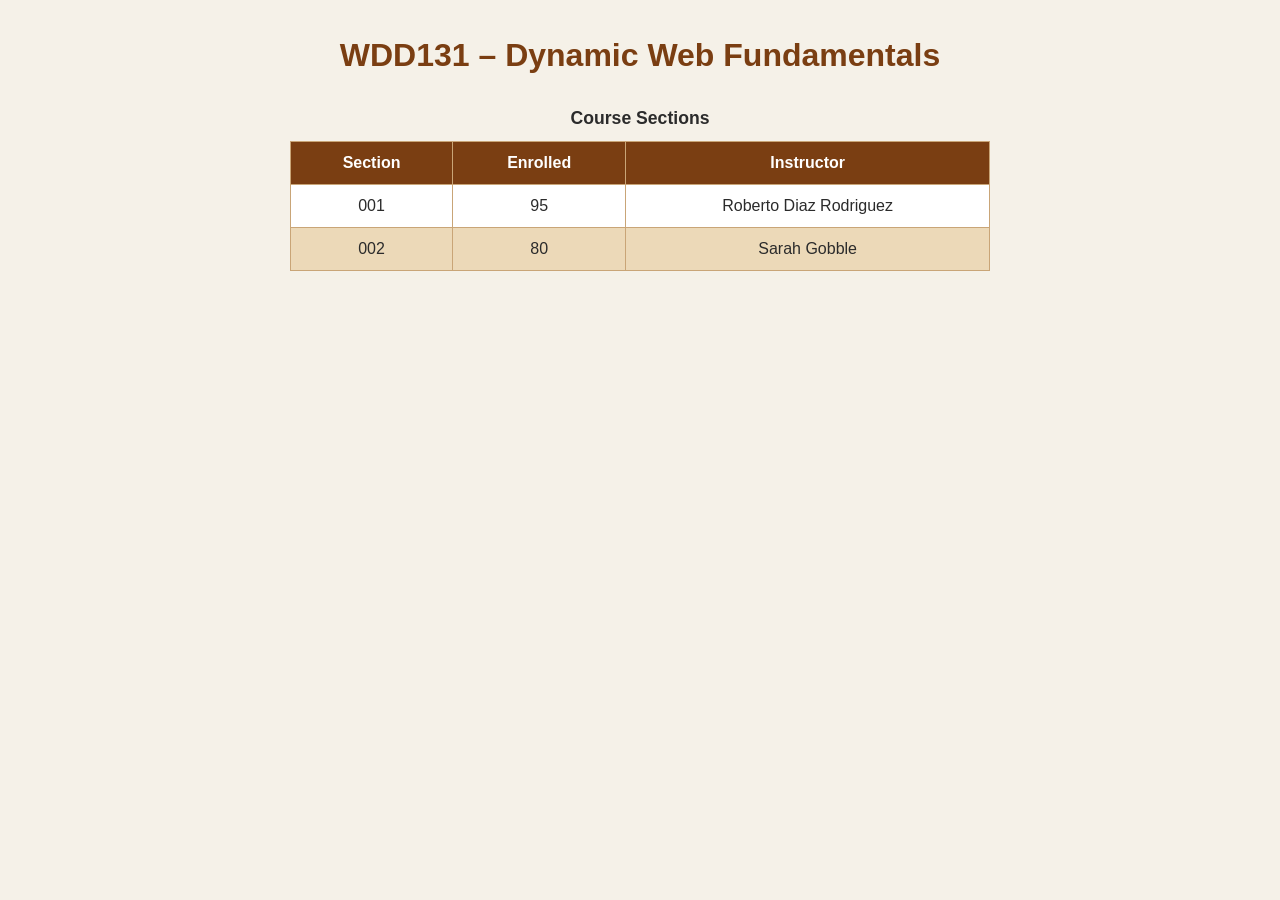
<file: week04/objects.html>
<!DOCTYPE html>
<html lang="en">
<head>
    <meta charset="UTF-8">
    <meta name="viewport" content="width=device-width, initial-scale=1.0">
    <title>WDD 131 – JavaScript Objects – Derrick Asimwe</title>
    <meta name="description" content="Course schedule built from a JavaScript object.">
    <meta name="author" content="Derrick Asimwe">
    <link rel="stylesheet" href="styles/tables.css">
    <script src="scripts/objects.js" defer></script>
</head>
<body>
    <main>
        <h1 id="courseName"></h1>
        <div class="table-wrap">
            <table id="sections">
                <caption>Course Sections</caption>
                <thead>
                    <tr>
                        <th scope="col">Section</th>
                        <th scope="col">Enrolled</th>
                        <th scope="col">Instructor</th>
                    </tr>
                </thead>
                <tbody></tbody>
            </table>
        </div>
    </main>
</body>
</html>
</file>
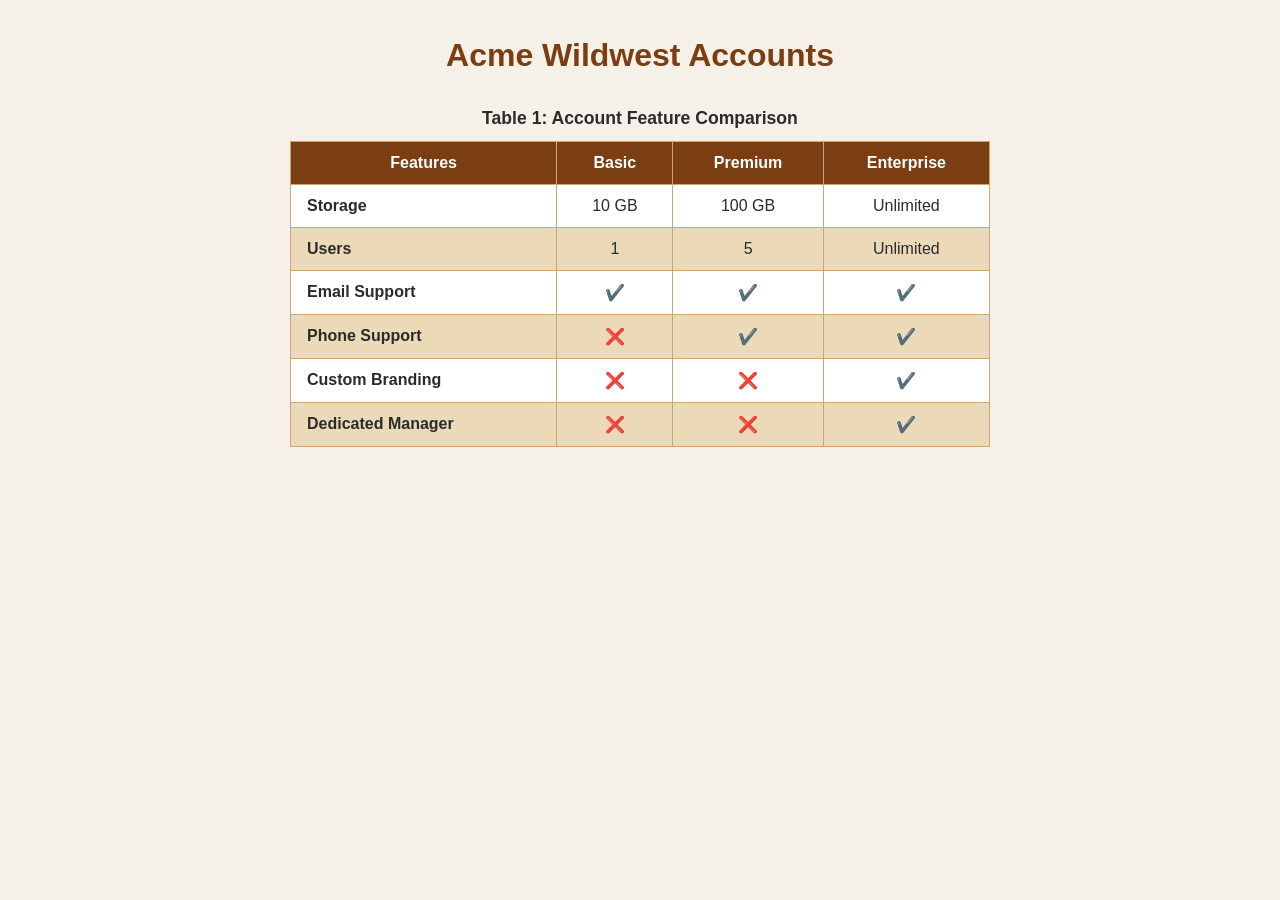
<file: week04/tables.html>
<!DOCTYPE html>
<html lang="en">
<head>
    <meta charset="UTF-8">
    <meta name="viewport" content="width=device-width, initial-scale=1.0">
    <title>WDD 131 – HTML Tables – Derrick Asimwe</title>
    <meta name="description" content="Account feature comparison table built with thead, tbody, caption, and zebra striping.">
    <meta name="author" content="Derrick Asimwe">
    <link rel="stylesheet" href="styles/tables.css">
</head>
<body>
    <main>
        <h1>Acme Wildwest Accounts</h1>
        <div class="table-wrap">
            <table>
                <caption>Table 1: Account Feature Comparison</caption>
                <thead>
                    <tr>
                        <th scope="col">Features</th>
                        <th scope="col">Basic</th>
                        <th scope="col">Premium</th>
                        <th scope="col">Enterprise</th>
                    </tr>
                </thead>
                <tbody>
                    <tr>
                        <th scope="row">Storage</th>
                        <td>10 GB</td>
                        <td>100 GB</td>
                        <td>Unlimited</td>
                    </tr>
                    <tr>
                        <th scope="row">Users</th>
                        <td>1</td>
                        <td>5</td>
                        <td>Unlimited</td>
                    </tr>
                    <tr>
                        <th scope="row">Email Support</th>
                        <td>✔️</td>
                        <td>✔️</td>
                        <td>✔️</td>
                    </tr>
                    <tr>
                        <th scope="row">Phone Support</th>
                        <td>❌</td>
                        <td>✔️</td>
                        <td>✔️</td>
                    </tr>
                    <tr>
                        <th scope="row">Custom Branding</th>
                        <td>❌</td>
                        <td>❌</td>
                        <td>✔️</td>
                    </tr>
                    <tr>
                        <th scope="row">Dedicated Manager</th>
                        <td>❌</td>
                        <td>❌</td>
                        <td>✔️</td>
                    </tr>
                </tbody>
            </table>
        </div>
    </main>
</body>
</html>
</file>
<file: styles/filtered-temples.css>
/* Base & Mobile-First Styling */
* {
    box-sizing: border-box;
    margin: 0;
    padding: 0;
}

body {
    font-family: 'Roboto', sans-serif;
    background-color: #f4f6f8;
    color: #333;
}

header {
    background-color: #1b263b;
    color: #fff;
    display: flex;
    justify-content: space-between;
    align-items: center;
    padding: 1rem;
    position: relative;
}

header h1 {
    font-size: 1.5rem;
}

/* Hamburger Button */
#menu {
    display: block;
    font-size: 2rem;
    background: none;
    border: none;
    color: #fff;
    cursor: pointer;
    text-decoration: none;
    line-height: 1;
    padding: 0.25rem 0.5rem;
}

#menu::before {
    content: "≡";
}

#menu.open::before {
    content: "✖";
}

/* Navigation List (Hidden by default on mobile) */
nav {
    position: absolute;
    top: 100%;
    left: 0;
    width: 100%;
    background-color: #1b263b;
    display: flex;
    flex-direction: column;
    visibility: hidden;
}

nav.open {
    visibility: visible;
}

.navigation {
    list-style: none;
    display: flex;
    flex-direction: column;
}

.navigation li a {
    display: block;
    padding: 1rem;
    color: #fff;
    text-decoration: none;
    text-align: center;
    border-top: 1px solid #ffffff1a;
}

.navigation li a:hover,
.navigation li a.active {
    background-color: #415a77;
}

/* Main Content Layout (1 Column for Mobile) */
main {
    max-width: 800px;
    margin: 1.5rem auto;
    padding: 0 1rem;
}

main h2 {
    text-align: center;
    margin-bottom: 1rem;
    color: #1b263b;
}

.container {
    display: grid;
    grid-template-columns: 1fr;
    gap: 1rem;
}

figure {
    display: flex;
    flex-direction: column;
    background-color: #fff;
    border: 1px solid #ccc;
    border-radius: 4px;
    text-align: center;
    overflow: hidden;
    box-shadow: 0 2px 5px #0000000d;
}

figure img {
    width: 100%;
    aspect-ratio: 4 / 3;
    object-fit: cover;
    display: block;
}

figcaption {
    flex: 1;
    padding: 0.75rem;
    font-weight: bold;
    color: #1b263b;
    text-align: left;
}

/* Footer Styling */
footer {
    background-color: #1b263b;
    color: #fff;
    text-align: center;
    padding: 1.5rem;
    margin-top: 2rem;
    font-size: 0.9rem;
}

footer p {
    margin: 0.3rem 0;
}

/* Temple card details */
figcaption h3 {
    font-size: 1.1rem;
    margin-bottom: 0.5rem;
}

figcaption p {
    font-weight: normal;
    font-size: 0.9rem;
    margin: 0.2rem 0;
}

.label {
    font-weight: bold;
}
</file>
<file: styles/filtered-temples-large.css>
@media screen and (min-width: 768px) {
    #menu {
        display: none; /* Hide hamburger on desktop */
    }

    nav {
        position: static;
        display: flex;
        visibility: visible;
        background-color: #00000000;
        width: auto;
    }

    .navigation {
        flex-direction: row;
    }

    .navigation li a {
        border-top: none;
        padding: 0.5rem 1rem;
        border-radius: 4px;
        transition: background-color 0.3s;
    }

    /* Grid layout changes to 3 columns on larger viewports */
    .container {
        grid-template-columns: repeat(3, 1fr);
        gap: 1.5rem;
    }
}
</file>
<file: styles/temples.css>
/* Base & Mobile-First Styling */
* {
    box-sizing: border-box;
    margin: 0;
    padding: 0;
}

body {
    font-family: 'Roboto', sans-serif;
    background-color: #f4f6f8;
    color: #333;
}

header {
    background-color: #1b263b;
    color: #fff;
    display: flex;
    justify-content: space-between;
    align-items: center;
    padding: 1rem;
    position: relative;
}

header h1 {
    font-size: 1.5rem;
}

/* Hamburger Button */
#menu {
    display: block;
    font-size: 2rem;
    background: none;
    border: none;
    color: #fff;
    cursor: pointer;
    text-decoration: none;
    line-height: 1;
    padding: 0.25rem 0.5rem;
}

#menu::before {
    content: "≡";
}

#menu.open::before {
    content: "✖";
}

/* Navigation List (Hidden by default on mobile) */
nav {
    position: absolute;
    top: 100%;
    left: 0;
    width: 100%;
    background-color: #1b263b;
    display: flex;
    flex-direction: column;
    visibility: hidden;
}

nav.open {
    visibility: visible;
}

.navigation {
    list-style: none;
    display: flex;
    flex-direction: column;
}

.navigation li a {
    display: block;
    padding: 1rem;
    color: #fff;
    text-decoration: none;
    text-align: center;
    border-top: 1px solid #ffffff1a;
}

.navigation li a:hover,
.navigation li a.active {
    background-color: #415a77;
}

/* Main Content Layout (1 Column for Mobile) */
main {
    max-width: 800px;
    margin: 1.5rem auto;
    padding: 0 1rem;
}

main h2 {
    text-align: center;
    margin-bottom: 1rem;
    color: #1b263b;
}

.container {
    display: grid;
    grid-template-columns: 1fr;
    gap: 1rem;
}

figure {
    display: flex;
    flex-direction: column;
    background-color: #fff;
    border: 1px solid #ccc;
    border-radius: 4px;
    text-align: center;
    overflow: hidden;
    box-shadow: 0 2px 5px #0000000d;
}

figure img {
    width: 100%;
    aspect-ratio: 4 / 3;
    object-fit: cover;
    display: block;
}

figcaption {
    flex: 1;
    padding: 0.75rem;
    font-weight: bold;
    color: #1b263b;
}

/* Footer Styling */
footer {
    background-color: #1b263b;
    color: #fff;
    text-align: center;
    padding: 1.5rem;
    margin-top: 2rem;
    font-size: 0.9rem;
}

footer p {
    margin: 0.3rem 0;
}
</file>
<file: styles/temples-large.css>
@media screen and (min-width: 768px) {
    #menu {
        display: none; /* Hide hamburger on desktop */
    }

    nav {
        position: static;
        display: flex;
        visibility: visible;
        background-color: #00000000;
        width: auto;
    }

    .navigation {
        flex-direction: row;
    }

    .navigation li a {
        border-top: none;
        padding: 0.5rem 1rem;
        border-radius: 4px;
        transition: background-color 0.3s;
    }

    /* Grid layout changes to 3 columns on larger viewports */
    .container {
        grid-template-columns: repeat(3, 1fr);
        gap: 1.5rem;
    }
}
</file>
<file: week01/styles/layout.css>
/* Reset */
* {
    box-sizing: border-box;
    margin: 0;
    padding: 0;
}

/* 1. CSS Grid on the body: header, main, footer */
body {
    display: grid;
    grid-template-rows: auto auto auto;
    max-width: 700px;
    margin: 2rem auto 0;
    font-family: Cambria, Georgia, 'Times New Roman', serif;
    font-size: 0.85rem;
}

/* Header (contains the nav) */
header {
    background-color: #333333;
    color: #ffffff;
}

header h1 {
    height: 78px;
    padding: 0.9rem;
    font-size: 0.85rem;
    font-weight: bold;
}

/* 2. CSS Flex on navigation */
nav {
    display: flex;
    justify-content: space-around;
    align-items: center;
    background-color: #000000;
    height: 38px;
}

nav a {
    color: #ffffff;
    text-decoration: none;
    font-family: Arial, Helvetica, sans-serif;
    font-size: 0.75rem;
}

nav a:hover {
    text-decoration: underline;
}

/* Main + Aside side by side */
main {
    display: grid;
    grid-template-columns: 2.6fr 1fr;
    height: 208px;
}

.main-content {
    background-color: #cccccc;
    padding: 0.9rem;
}

.aside-content {
    background-color: #ffffff;
    padding: 0.9rem;
}

/* Footer */
footer {
    background-color: #333333;
    color: #ffffff;
    text-align: center;
    height: 140px;
    padding: 0.9rem;
    font-weight: bold;
}
</file>
<file: week02/styles/bom.css>
/* General page styling */
body {
    font-family: Roboto, Arial, sans-serif;
    margin: 2rem;
    background-color: #f9f9f9;
    color: #333;
}

/* Heading */
h1 {
    font-size: 1.5rem;
    color: #2c3e50;
    margin-bottom: 1rem;
}

/* Form styling */
main {
    max-width: 400px;
    margin: 0 auto;
}

label {
    display: block;
    margin-bottom: 0.5rem;
    font-weight: bold;
}

input[type="text"] {
    width: 100%;
    padding: 0.5rem;
    font-size: 1rem;
    margin-bottom: 1rem;
    box-sizing: border-box;
    border: 1px solid #ccc;
    border-radius: 4px;
}

button {
    padding: 0.5rem 1rem;
    font-size: 1rem;
    background-color: #3498db;
    color: white;
    border: none;
    border-radius: 4px;
    cursor: pointer;
}

button:hover {
    background-color: #2980b9;
}

/* List styling */
ul {
    list-style-type: none;
    padding: 0;
    margin-top: 1.5rem;
}

li {
    background-color: #ffffff;
    border: 1px solid #ddd;
    padding: 0.5rem 1rem;
    margin-bottom: 0.5rem;
    display: flex;
    justify-content: space-between;
    align-items: center;
    border-radius: 4px;
    box-shadow: 0 1px 3px rgba(0,0,0,0.1);
}

/* Delete button inside list items */
li button {
    background-color: transparent;
    color: #e74c3c;
    border: none;
    font-size: 1rem;
    cursor: pointer;
    padding: 0.2rem 0.5rem;
}

li button:hover {
    background-color: #fde8e8;
    border-radius: 50%;
}
</file>
<file: week02/styles/temples.css>
/* Base & Mobile-First Styling */
* {
    box-sizing: border-box;
    margin: 0;
    padding: 0;
}

body {
    font-family: 'Roboto', sans-serif;
    background-color: #f4f6f8;
    color: #333;
}

header {
    background-color: #1b263b;
    color: #fff;
    display: flex;
    justify-content: space-between;
    align-items: center;
    padding: 1rem;
    position: relative;
}

header h1 {
    font-size: 1.5rem;
}

/* Hamburger Button */
#menu {
    display: block;
    font-size: 2rem;
    background: none;
    border: none;
    color: #fff;
    cursor: pointer;
    text-decoration: none;
}

#menu::before {
    content: "≡";
}

.open #menu::before {
    content: "✖";
}

/* Navigation Element with explicit display: flex for audit compliance */
nav {
    display: flex;
    flex-direction: column;
    position: absolute;
    top: 100%;
    left: 0;
    width: 100%;
    background-color: #1b263b;
    display: none; /* Hidden by default on mobile until toggled */
}

nav.open {
    display: flex;
}

.navigation {
    list-style: none;
    width: 100%;
    display: flex;
    flex-direction: column;
}

.navigation li a {
    display: block;
    padding: 1rem;
    color: #fff;
    text-decoration: none;
    text-align: center;
    border-top: 1px solid rgba(255, 255, 255, 0.1);
    transition: background-color 0.3s ease;
}

/* Navigation Hover & Focus Effects */
.navigation li a:hover,
.navigation li a:focus,
.navigation li a.active {
    background-color: #415a77;
}

/* Main Content Layout (1 Column for Mobile) */
main {
    max-width: 800px;
    margin: 1.5rem auto;
    padding: 0 1rem;
}

main h2 {
    text-align: center;
    margin-bottom: 1rem;
    color: #1b263b;
}

.container {
    display: grid;
    grid-template-columns: 1fr;
    gap: 1rem;
}

figure {
    background-color: #fff;
    border: 1px solid #ccc;
    border-radius: 4px;
    text-align: center;
    overflow: hidden;
    box-shadow: 0 2px 5px rgba(0,0,0,0.05);
}

figure img {
    width: 100%;
    height: auto;
    display: block;
}

figcaption {
    padding: 0.75rem;
    font-weight: bold;
    color: #1b263b;
}

/* Footer Styling */
footer {
    background-color: #1b263b;
    color: #fff;
    text-align: center;
    padding: 1.5rem;
    margin-top: 2rem;
    font-size: 0.9rem;
}

footer p {
    margin: 0.3rem 0;
}
</file>
<file: week02/styles/temples-large.css>
@media screen and (min-width: 768px) {
    #menu {
        display: none; /* Hide hamburger on desktop */
    }

    nav {
        position: static;
        display: block;
        background-color: transparent;
        width: auto;
    }

    .navigation {
        flex-direction: row;
    }

    .navigation li a {
        border-top: none;
        padding: 0.5rem 1rem;
        border-radius: 4px;
        transition: background-color 0.3s;
    }

    /* Grid layout changes to 3 columns on larger viewports */
    .container {
        grid-template-columns: repeat(3, 1fr);
        gap: 1.5rem;
    }
}@media screen and (min-width: 768px) {
    #menu {
        display: none; /* Hide hamburger on desktop */
    }

    nav {
        position: static;
        display: flex !important;
        background-color: transparent;
        width: auto;
    }

    .navigation {
        flex-direction: row;
    }

    .navigation li a {
        border-top: none;
        padding: 0.5rem 1rem;
        border-radius: 4px;
    }

    /* Grid layout changes to 3 columns on larger viewports */
    .container {
        grid-template-columns: repeat(3, 1fr);
        gap: 1.5rem;
    }
}
</file>
<file: week03/styles/design.css>
/* Base Styles */
* {
    box-sizing: border-box;
    margin: 0;
    padding: 0;
}

body {
    font-family: 'Roboto', sans-serif;
    background-color: #f4f6f8;
    color: #333;
    line-height: 1.6;
}

header {
    background-color: #1b263b;
    color: #fff;
    padding: 1.5rem;
    display: flex;
    justify-content: space-between;
    align-items: center;
}

header nav a {
    color: #fff;
    text-decoration: none;
    margin-left: 1.5rem;
}

header nav a:hover {
    text-decoration: underline;
}

/* Main Content Layout with CSS Grid */
main {
    max-width: 900px;
    margin: 2rem auto;
    padding: 0 1rem;
    display: grid;
    grid-template-columns: 1fr 1fr;
    gap: 2rem;
}

/* 3. Left-align the h2 heading & 8. Span across both grid columns */
main h2 {
    grid-column: 1 / -1;
    text-align: left;
    font-size: 1.8rem;
    color: #1b263b;
    border-bottom: 2px solid #ccc;
    padding-bottom: 0.5rem;
}

article, section {
    background-color: #fff;
    padding: 1.5rem;
    border-radius: 6px;
    box-shadow: 0 2px 5px rgba(0,0,0,0.05);
}

article h3, section h3 {
    margin-bottom: 1rem;
    color: #1b263b;
}

section ul {
    list-style-type: disc;
    padding-left: 1.5rem;
}

section li {
    margin-bottom: 0.75rem;
}

/* 2 & 7. Callout box fixes (Padding and Accessibility/Contrast Fix) */
.callout {
    background-color: #eef2f7;
    border-left: 5px solid #1b263b;
    padding: 1.25rem; /* Fixed padding issue */
    margin-top: 1.25rem;
    color: #1b263b; /* High contrast text replacing #777 */
}

.callout h4 {
    margin-bottom: 0.5rem;
}

/* 9. Static banner replacing marquee */
.banner {
    max-width: 900px;
    margin: 0 auto 2rem auto;
    padding: 1rem;
    background-color: #415a77;
    color: #fff;
    text-align: center;
    font-weight: bold;
    border-radius: 4px;
}

/* 10. Left-align footer content */
footer {
    background-color: #1b263b;
    color: #fff;
    text-align: left; /* Changed from center to left */
    padding: 1.5rem 2rem;
    font-size: 0.9rem;
}
</file>
<file: week03/styles/place.css>
:root {
    --primary-color: #007a4d;   /* South African Flag Green */
    --secondary-color: #c82822; /* High-contrast Red for AA accessibility */
    --accent-color: #ffb612;    /* South African Flag Gold */
    --dark-color: #000000;
    --light-bg: #f4f6f8;
    --card-bg: #fffffff2;       /* Standardized hex with opacity */
}

* {
    box-sizing: border-box;
    margin: 0;
    padding: 0;
}

body {
    font-family: 'Roboto', sans-serif;
    background-color: var(--light-bg);
    color: #222;
    line-height: 1.5;
}

header {
    background-color: var(--secondary-color);
    color: #ffffff;
    text-align: center;
    padding: 1.25rem;
    border-bottom: 5px solid var(--primary-color);
}

header h1 {
    font-size: 2.2rem;
}

main {
    display: flex;
    flex-direction: column;
    gap: 1.25rem;
    padding: 1rem;
    max-width: 1100px;
    margin: 0 auto;
}

/* Hero Image Styling */
.hero {
    width: 100%;
    height: auto;
    display: block;
    border-radius: 6px;
    object-fit: cover;
}

.card {
    background-color: var(--card-bg);
    border: 1px solid #ccc;
    border-radius: 6px;
    padding: 1.25rem;
    box-shadow: 0 2px 6px #0000001a; /* Standardized hex shadow */
}

.card h2 {
    color: #ffffff;
    background-color: var(--primary-color);
    margin: -1.25rem -1.25rem 1rem -1.25rem;
    padding: 0.75rem 1.25rem;
    border-top-left-radius: 5px;
    border-top-right-radius: 5px;
}

.card ul {
    list-style: none;
}

.card li {
    margin-bottom: 0.5rem;
}

.card li span:first-child {
    font-weight: bold;
}

/* Mobile Weather SVG Icon */
.weather-icon-mobile {
    display: block;
    margin: 0.5rem auto 1rem auto;
}

/* Footer Styling */
footer {
    background-color: var(--secondary-color);
    color: #ffffff;
    text-align: center;
    padding: 1.5rem;
    margin-top: 2rem;
    border-top: 5px solid var(--primary-color);
    font-size: 0.9rem;
}

footer p {
    margin: 0.25rem 0;
}

/* Wider / Desktop View Layout with Media Query */
@media screen and (min-width: 650px) {
    main {
        position: relative;
        max-width: 1200px;
        margin: 2rem auto;
        display: block;
    }

    .hero {
        width: 100%;
        height: 520px; 
    }

    .data-card {
        position: absolute;
        top: 2rem;
        left: 2rem;
        width: 320px;
        z-index: 2;
    }

    .weather-card {
        position: absolute;
        bottom: 2rem;
        right: 2rem;
        width: 280px;
        z-index: 2;
    }

    /* Hide mobile SVG icon in desktop view */
    .weather-icon-mobile {
        display: none;
    }

    /* Emoticon pseudo-element in wider view ONLY */
    .weather-card h2::after {
        content: " ⛅";
        font-size: 1.2rem;
    }
}
</file>
<file: week04/styles/tables.css>
body {
    font-family: Arial, Helvetica, sans-serif;
    background-color: #f5f1e8;
    color: #2b2b2b;
    margin: 0;
    padding: 1rem;
}

h1 {
    text-align: center;
    color: #7a3e12;
}

.table-wrap {
    overflow-x: auto;
}

table {
    border-collapse: collapse;
    margin: 0 auto;
    width: 100%;
    max-width: 700px;
}

caption {
    font-weight: bold;
    font-size: 1.1rem;
    padding: 0.75rem;
}

th, td {
    padding: 0.75rem 1rem;
    border: 1px solid #c9a577;
    text-align: center;
}

tbody th {
    text-align: left;
}

thead th {
    background-color: #7a3e12;
    color: #ffffff;
}

tbody tr:nth-child(odd) {
    background-color: #ffffff;
}

tbody tr:nth-child(even) {
    background-color: #ecd9b8;
}
</file>
<file: week04/styles/lazyload.css>
body {
    margin: 0;
    font-family: Arial, Helvetica, sans-serif;
    background-color: #1c1c1c;
    color: #f0f0f0;
}

h1 {
    text-align: center;
    padding: 1rem;
}

main {
    display: flex;
    flex-direction: column;
    align-items: center;
}

img {
    display: block;
    width: 400px;
    max-width: 100%;
    height: auto;
    margin: 0 auto 2rem;
    background-color: #000000;
    opacity: 0;
}

/* Added by JavaScript once the image has actually loaded */
img.loaded {
    animation: fade-from-black 2s ease-in forwards;
}

@keyframes fade-from-black {
    from { opacity: 0; }
    to { opacity: 1; }
}

footer {
    text-align: center;
    padding: 1rem;
    background-color: #000000;
}
</file>
